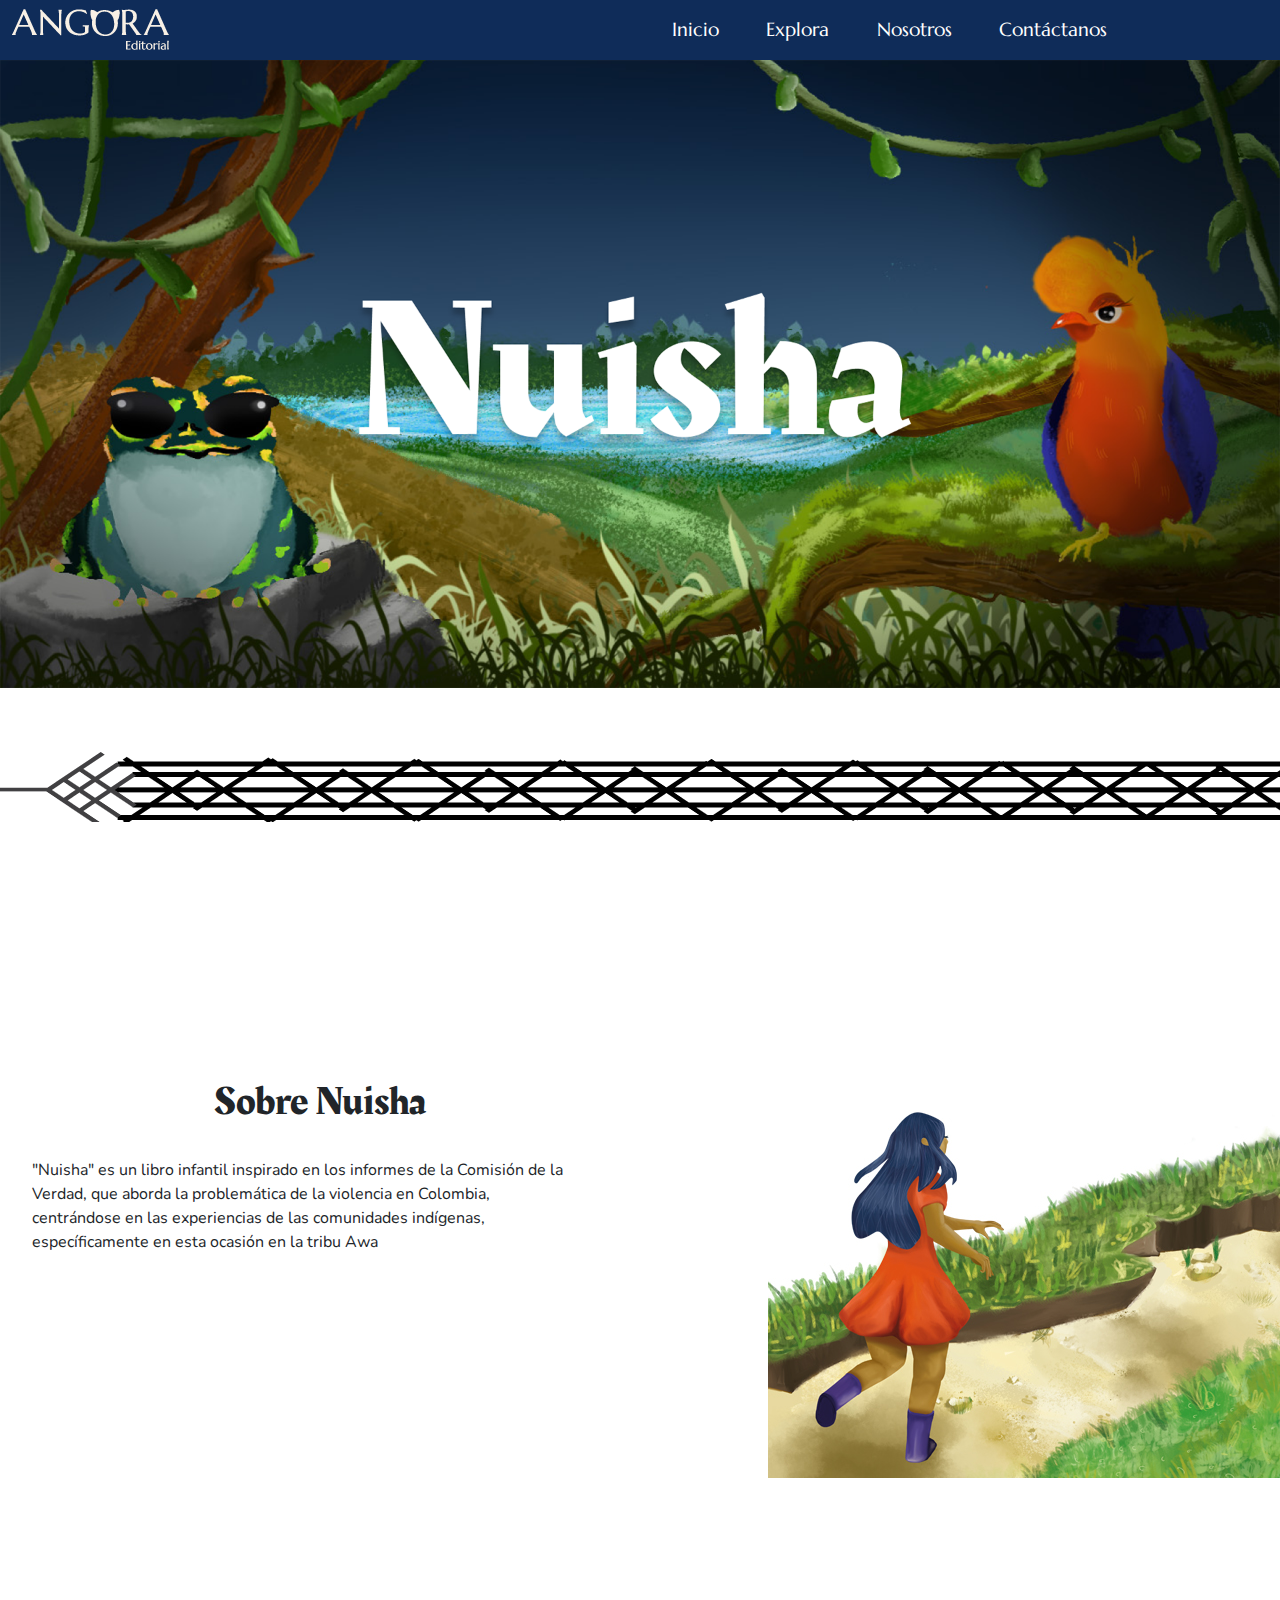
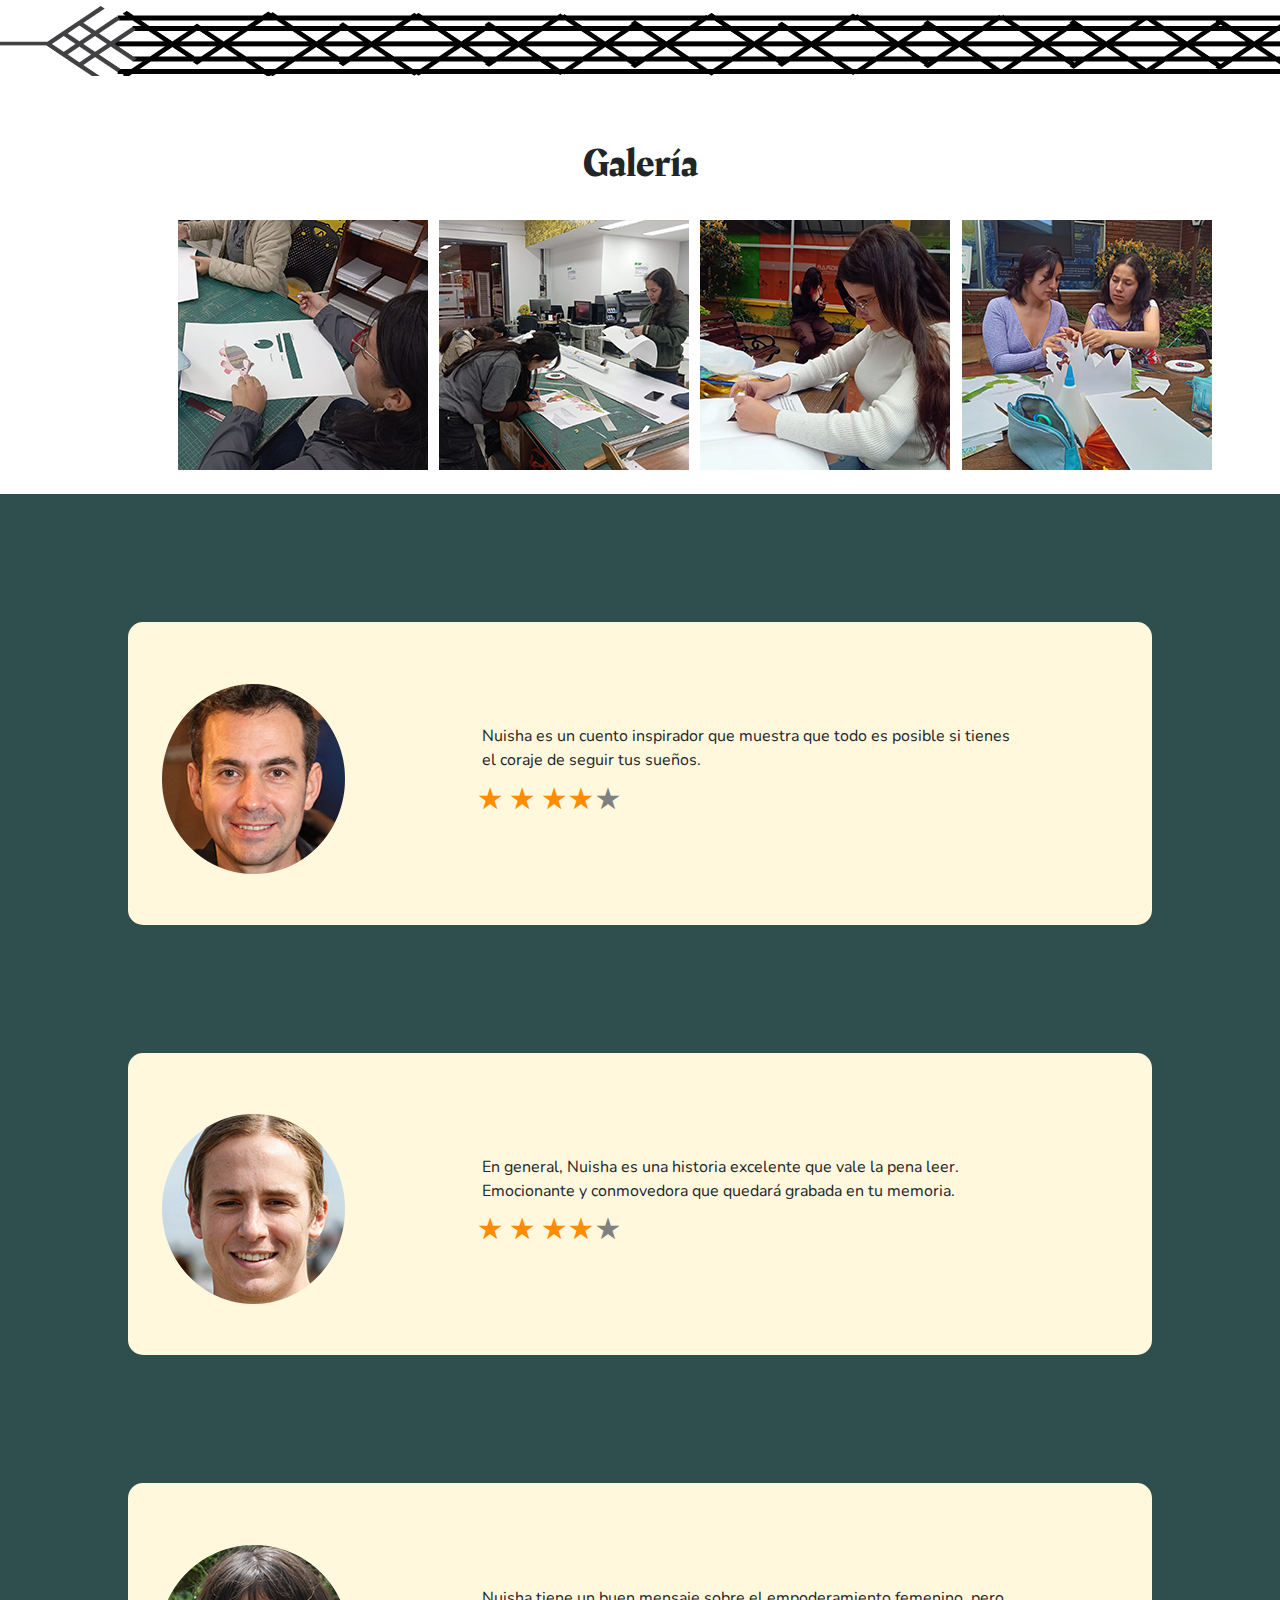
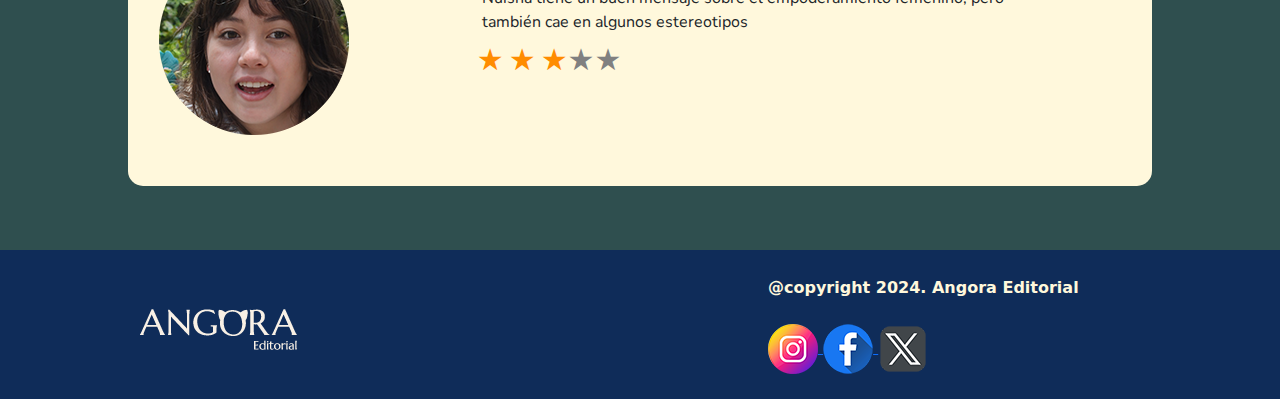
<file: angora editorial/index.html>
<!DOCTYPE html>
<html lang="es">
<head>
    <meta charset="UTF-8">
    <meta name="viewport" content="width=device-width, initial-scale=1.0">

         <!-- es necesario utilizar esta etiqueta para activar el media query necesario para responsive-->
    <meta name="viewport" content="device-width"/>
    
    
    <title>Angora editorial</title>
    <link href="https://cdn.jsdelivr.net/npm/bootstrap@5.3.3/dist/css/bootstrap.min.css" rel="stylesheet" integrity="sha384-QWTKZyjpPEjISv5WaRU9OFeRpok6YctnYmDr5pNlyT2bRjXh0JMhjY6hW+ALEwIH" crossorigin="anonymous">
    <link rel="stylesheet"  href="ccs/hoja de estilo angora.css">
    <link rel="shortcut icon" href="imagenes/favicon.png" type="image/x-icon">

     <!-- vinculo fuente navegador -->
     <link rel="preconnect" href="https://fonts.googleapis.com">
     <link rel="preconnect" href="https://fonts.gstatic.com" crossorigin>
     <link href="https://fonts.googleapis.com/css2?family=Marcellus&display=swap" rel="stylesheet">

    <!-- vinculo fuente titulo -->
    <link rel="preconnect" href="https://fonts.googleapis.com">
<link rel="preconnect" href="https://fonts.gstatic.com" crossorigin>
<link href="https://fonts.googleapis.com/css2?family=Rakkas&display=swap" rel="stylesheet">

<!-- vinculo fuente parrafo -->

<link rel="preconnect" href="https://fonts.googleapis.com">
<link rel="preconnect" href="https://fonts.gstatic.com" crossorigin>
<link href="https://fonts.googleapis.com/css2?family=Nunito:ital,wght@0,200..1000;1,200..1000&family=Rakkas&display=swap" rel="stylesheet">
    


</head>

<body>
    <!-- caja del navegador
    es importante a este código de bootstrap dejarle g-o a container fluid
    y g-0 a row para que le quite el margen derecho que da por defecto-->
    <div class="container-fluid g-0">
        <div class="row g-0">
          <div class="col-12 col-sm-12 col-md-12 col-lg-12 caja1">
            <img class="logonav" src="imagenes/logo-angora.png" alt="">
            <button id="boton-hamburguesa">
                <span>&#9776;</span>
              </button> 
            <nav id="menu-hamburguesa">
                <ul>
                    <li><a href="index.html">Inicio</a></li>
                    <li><a href="explora.html">Explora</a></li>
                    <li><a href="nosotros.html">Nosotros</a></li>
                    <li><a href="contactos.html">Contáctanos</a></li>
                </ul>
            </nav>
          </div> 

    <!-- Imagen de 1920 x 1080 hecha por Andrea -->
        <div class="col-12 col-xs-12 col-sm-12 col-md-12 col-lg-12 caja2">
            <img class="nuishadesktop" src="imagenes/banner-principal.png" alt="">
            <img class="nuishamobile" src="imagenes/portada-libro-medidas-980x1920.jpg" alt="">
        </div>

        <div class="col-12 col-xs-12 col-sm-12 col-md-12 col-lg-12 separador">
        </div>
    <!-- caja dividida en dos imagen + texto -->
        <div class="col-12 col-xs-12 col-sm-12 col-md-12 col-lg-6 caja3">
            <h1>Sobre Nuisha</h1>
            <br>
            <p>"Nuisha" es un libro infantil inspirado en los informes de la Comisión de la Verdad, que aborda la problemática de la violencia en Colombia, centrándose en las experiencias de las comunidades indígenas, específicamente en esta ocasión en la tribu Awa</p>
        </div>
        <div class="col-12 col-xs-12 col-sm-12 col-md-12 col-lg-6 caja4">
            <img src="imagenes/imagen-nuisha-528x528.jpg" alt="">
        </div>

        <div class="col-12 col-xs-12 col-sm-12 col-md-12 col-lg-12 separador">
        </div>

        <div class="col-12 col-xs-12 col-sm-12 col-md-12 col-lg-12 cajagaleria">
        <h1>Galería</h1>
        </div>
        
    <!-- caja dividida en 4 para galeria -->
    
    <div class="col-6 col-xs-4 col-sm-4 col-md-4 col-lg-2 caja5 m-4">
        <img src="imagenes/imagen-angie-250x250.jpg" alt="">
    </div>
    <div class="col-6 col-xs-4 col-sm-4 col-md-4 col-lg-2 caja6 m-4">
        <img src="imagenes/imagen-lascuatro-250x250.jpg" alt="">
    </div>
    <div class="col-6 col-xs-4 col-sm-4 col-md-4 col-lg-2 caja7 m-4">
        <img src="imagenes/imagen-paula-250x250.jpg" alt="">
    </div>
    <div class="col-6 col-xs-4 col-sm-4 col-md-4 col-lg-2 caja8 m-4">
        <img src="imagenes/imagen-andreaynicole-250x250.jpg" alt="">
    </div>

    
    <!-- cajas para comentarios, completos -->
<section class="comentariosbackground">
    <div class="col-12 col-xs-6 col-sm-6 col-md-12 col-lg-12 caja9">
        <img src="imagenes/testimonio-1.png" class="testimoniosimagen" alt="">
        <p class="testimoniosp">Nuisha es un cuento inspirador que muestra que todo es posible si tienes el coraje de seguir tus sueños.</p>
        <div class="puntuacion"><span class="staron">&#9733;</span> <span class="staron">&#9733;</span> <span class="staron">&#9733;</span><span class="staron">&#9733;</span><span class="staroff">&#9733;</span></div>
    </div>

    <div class="col-12 col-xs-12 col-sm-12 col-md-12 col-lg-12 caja10">
        <img src="imagenes/testimonio-2.png" class="testimoniosimagen" alt="">
        <p class="testimoniosp">En general, Nuisha es una historia excelente que vale la pena leer. Emocionante y conmovedora que quedará grabada en tu memoria.</p>
        <div class="puntuacion"><span class="staron">&#9733;</span> <span class="staron">&#9733;</span> <span class="staron">&#9733;</span><span class="staron">&#9733;</span><span class="staroff">&#9733;</span></div>
    </div>

    <div class="col-12 col-xs-12 col-sm-12 col-md-12 col-lg-12 caja11">
        <img src="imagenes/testimonio-3.png" class="testimoniosimagen" alt="">
        <p class="testimoniosp">Nuisha tiene un buen mensaje sobre el empoderamiento femenino, pero también cae en algunos estereotipos</p>
        <div class="puntuacion"><span class="staron">&#9733;</span> <span class="staron">&#9733;</span> <span class="staron">&#9733;</span><span class="staroff">&#9733;</span><span class="staroff">&#9733;</span></div>
    </div>
</section>

    <!-- footer -->
    <div class="col-12 col-xs-6 col-sm-6 col-md-6 col-lg-6 caja12">
        <br>
        <img class="logonav" src="imagenes/logo-angora.png" alt="">
    </div>
        
        <div class="col-12 col-xs-6 col-sm-6 col-md-6 col-lg-6 caja13">
            <b>@copyright 2024. Angora Editorial</b>
            <br><br>
            <div class="redes-sociales">
                <a href="https://www.instagram.com/editorialangora?utm_source=ig_web_button_share_sheet&igsh=ZDNlZDc0MzIxNw==" target="_blank" rel="noopener noreferrer">
                  <i class="fa fa-instagram"><img src="imagenes/instagram-icono-32.png" alt=""></i>
                </a>
                <a href="https://www.facebook.com/profile.php?id=61553887295887&mibextid=ZbWKwL" target="_blank" rel="noopener noreferrer">
                  <i class="fa fa-facebook"><img src="imagenes/facebook-icono-32.png" alt=""></i>
                </a>
                <a href="https://twitter.com/i/flow/login?redirect_after_login=%2Fangora37849" target="_blank" rel="noopener noreferrer">
                  <i class="fa fa-icono-tercera-red-social"><img src="imagenes/twitter-icono-32.png" alt=""></i>
                </a>
              </div>
    
        </div>

    <script>
        document.getElementById("boton-hamburguesa").addEventListener("click", function () {
          var menu = document.getElementById("menu-hamburguesa");
          if (menu.style.display === "none") {
            menu.style.display = "block";
          } else {
            menu.style.display = "none";
          }
        });
      </script>

</body>
</html>
</file>
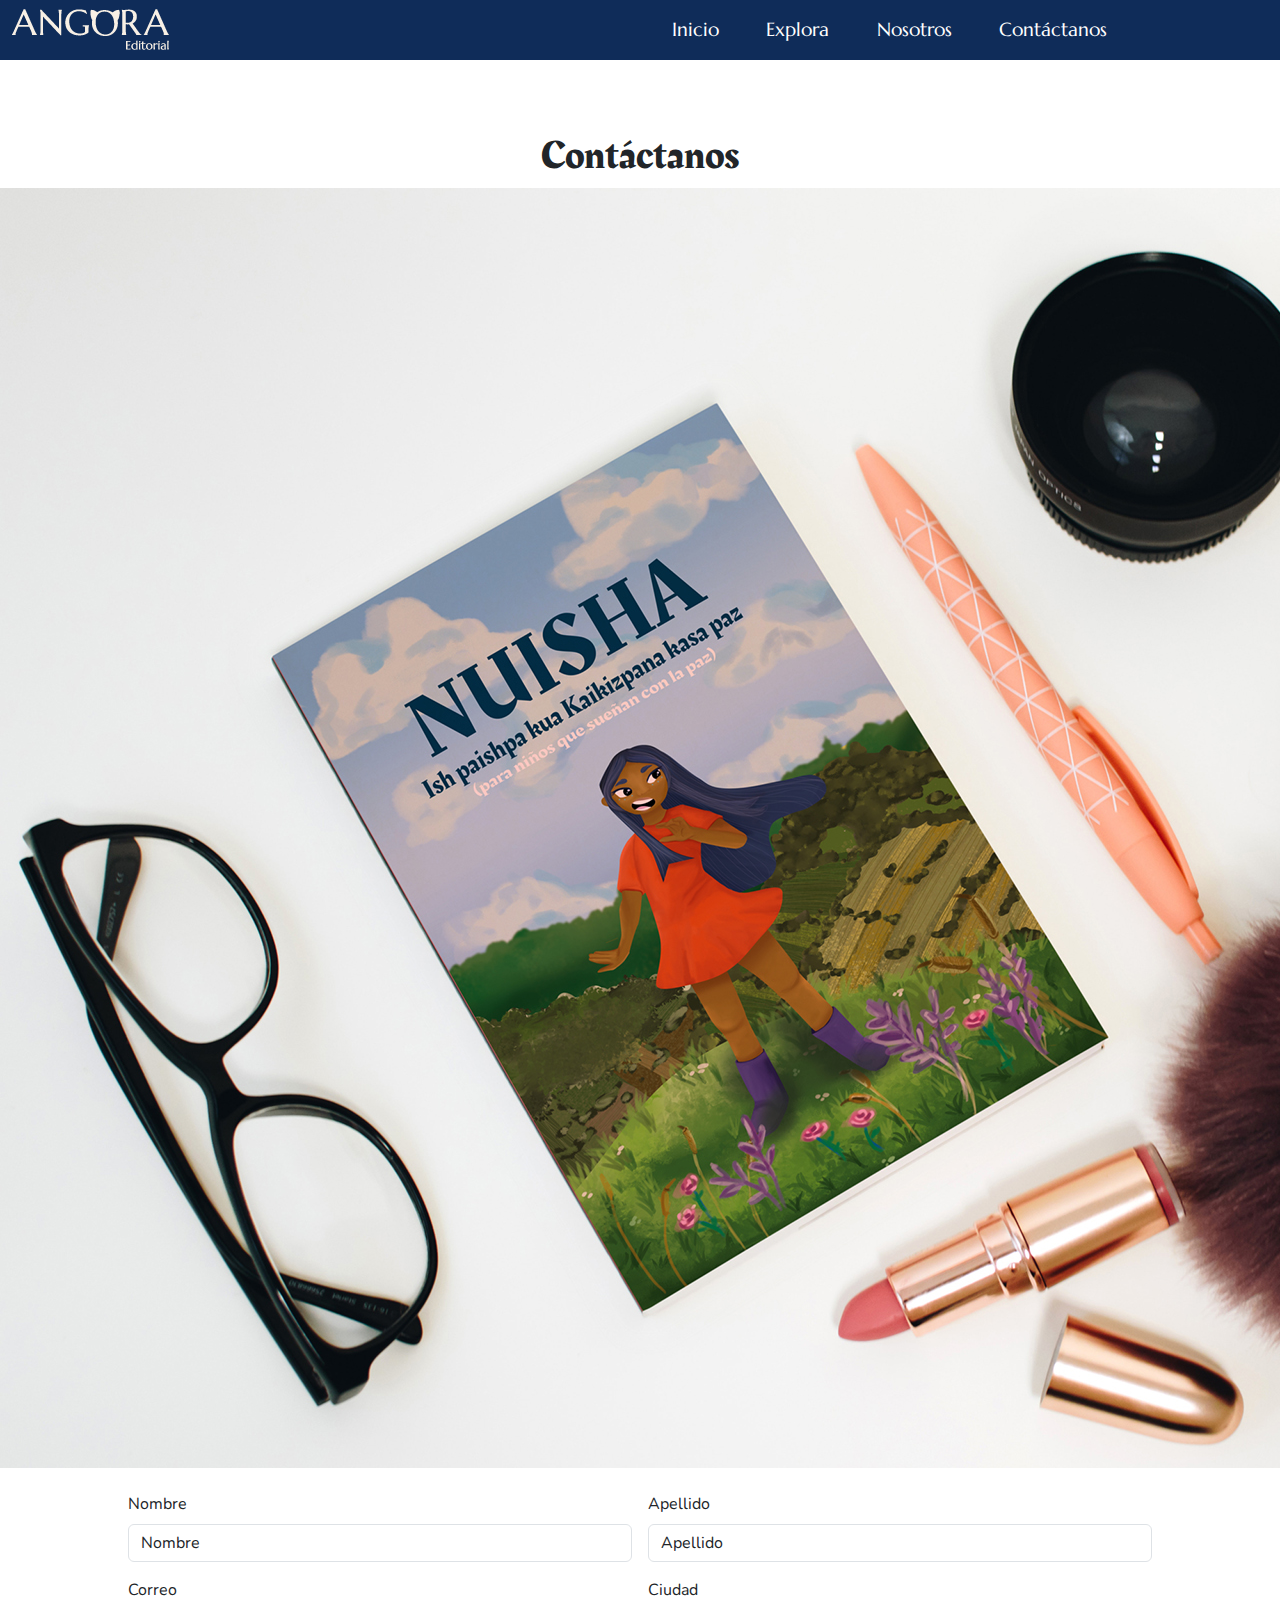
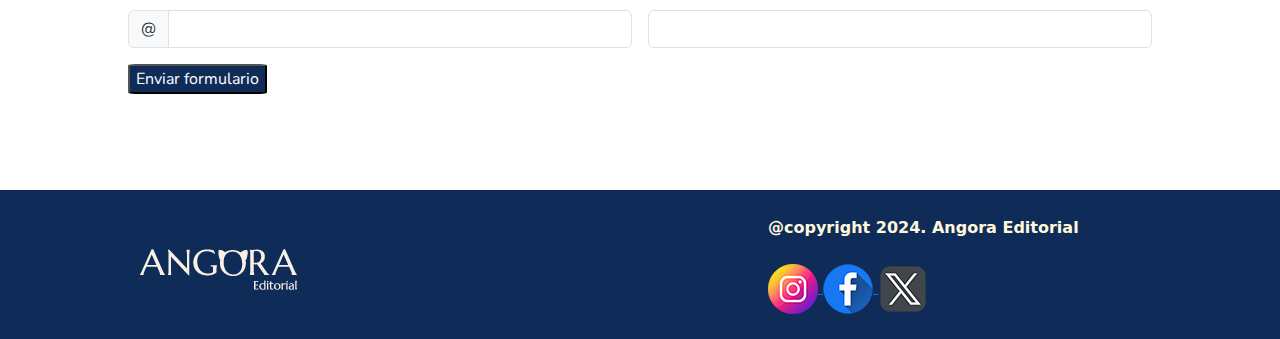
<file: angora editorial/contactos.html>
<!DOCTYPE html>
<html lang="es">
<head>
    <meta charset="UTF-8">
    <meta name="viewport" content="width=device-width, initial-scale=1.0">

         <!-- es necesario utilizar esta etiqueta para activar el media query necesario para responsive-->
    <meta name="viewport" content="device-width"/>
    
    
    <title>Angora editorial</title>
    <link href="https://cdn.jsdelivr.net/npm/bootstrap@5.3.3/dist/css/bootstrap.min.css" rel="stylesheet" integrity="sha384-QWTKZyjpPEjISv5WaRU9OFeRpok6YctnYmDr5pNlyT2bRjXh0JMhjY6hW+ALEwIH" crossorigin="anonymous">
    <link rel="stylesheet"  href="ccs/hoja de estilo angora.css">
    <link rel="shortcut icon" href="imagenes/favicon.png" type="image/x-icon">

     <!-- vinculo fuente navegador -->
     <link rel="preconnect" href="https://fonts.googleapis.com">
     <link rel="preconnect" href="https://fonts.gstatic.com" crossorigin>
     <link href="https://fonts.googleapis.com/css2?family=Marcellus&display=swap" rel="stylesheet">

    <!-- vinculo fuente titulo -->
    <link rel="preconnect" href="https://fonts.googleapis.com">
<link rel="preconnect" href="https://fonts.gstatic.com" crossorigin>
<link href="https://fonts.googleapis.com/css2?family=Rakkas&display=swap" rel="stylesheet">

<!-- vinculo fuente parrafo -->

<link rel="preconnect" href="https://fonts.googleapis.com">
<link rel="preconnect" href="https://fonts.gstatic.com" crossorigin>
<link href="https://fonts.googleapis.com/css2?family=Nunito:ital,wght@0,200..1000;1,200..1000&family=Rakkas&display=swap" rel="stylesheet">
    


</head>

<body>
    <!-- caja del navegador
    es importante a este código de bootstrap dejarle g-o a container fluid
    y g-0 a row para que le quite el margen derecho que da por defecto-->
    <div class="container-fluid g-0">
        <div class="row g-0">
          <div class="col-12 col-sm-12 col-md-12 col-lg-12 caja1">
            <img class="logonav" src="imagenes/logo-angora.png" alt="">
            <button id="boton-hamburguesa">
                <span>&#9776;</span>
              </button> 
            <nav id="menu-hamburguesa">
                <ul>
                    <li><a href="index.html">Inicio</a></li>
                    <li><a href="explora.html">Explora</a></li>
                    <li><a href="nosotros.html">Nosotros</a></li>
                    <li><a href="contactos.html">Contáctanos</a></li>
                </ul>
            </nav>
          </div> 


    <!-- cajas para form -->

        <div class="col-12 col-xs-6 col-sm-6 col-md-12 col-lg-12">
            <br>
            <br>
            <br>
            <h1>Contáctanos</h1>
            <img class="desktopcontactos" src="imagenes/nuisha-libro-final-desktop.jpg" alt="">
            <img class="mobilecontactos" src="imagenes/nuisha-libro-final-mobile.jpg" alt="">
            <br>
            <br>
            <form class="row g-3 needs-validation" novalidate>
                <div class="col-12 col-xs-12 col-sm-12 col-md-6 col-lg-6">
                  <label for="validationCustom01" class="form-label">Nombre</label>
                  <input type="text" class="form-control" id="validationCustom01" value="Nombre" required>
                  <div class="valid-feedback">
                    Buen Trabajo
                  </div>
                </div>
                <div class="col-12 col-xs-12 col-sm-12 col-md-6 col-lg-6">
                  <label for="validationCustom02" class="form-label">Apellido</label>
                  <input type="text" class="form-control" id="validationCustom02" value="Apellido" required>
                  <div class="valid-feedback">
                    Buen Trabajo
                  </div>
                </div>
                <div class="col-12 col-xs-12 col-sm-12 col-md-6 col-lg-6">
                  <label for="validationCustomUsername" class="form-label">Correo</label>
                  <div class="input-group has-validation">
                    <span class="input-group-text" id="inputGroupPrepend">@</span>
                    <input type="text" class="form-control" id="validationCustomUsername" aria-describedby="inputGroupPrepend" required>
                    <div class="invalid-feedback">
                      Coloque por favor su correo
                    </div>
                  </div>
                </div>
                <div class="col-12 col-xs-12 col-sm-12 col-md-6 col-lg-6">
                  <label for="validationCustom03" class="form-label">Ciudad</label>
                  <input type="text" class="form-control" id="validationCustom03" required>
                  <div class="invalid-feedback">
                    Coloque por favor su ciudad.
                  </div>
                </div>

                <div class="col-12">
                    <input type="submit" value="Enviar formulario">
                  <br><br><br><br><br>
                </div>
              </form>

        </div>
        

    <!-- footer -->
    <div class="col-12 col-xs-6 col-sm-6 col-md-6 col-lg-6 caja12">
      <br>
      <img class="logonav" src="imagenes/logo-angora.png" alt="">
  </div>
      
      <div class="col-12 col-xs-6 col-sm-6 col-md-6 col-lg-6 caja13">
          <b>@copyright 2024. Angora Editorial</b>
          <br><br>
          <div class="redes-sociales">
              <a href="https://www.instagram.com/editorialangora?utm_source=ig_web_button_share_sheet&igsh=ZDNlZDc0MzIxNw==" target="_blank" rel="noopener noreferrer">
                <i class="fa fa-instagram"><img src="imagenes/instagram-icono-32.png" alt=""></i>
              </a>
              <a href="https://www.facebook.com/profile.php?id=61553887295887&mibextid=ZbWKwL" target="_blank" rel="noopener noreferrer">
                <i class="fa fa-facebook"><img src="imagenes/facebook-icono-32.png" alt=""></i>
              </a>
              <a href="https://twitter.com/i/flow/login?redirect_after_login=%2Fangora37849" target="_blank" rel="noopener noreferrer">
                <i class="fa fa-icono-tercera-red-social"><img src="imagenes/twitter-icono-32.png" alt=""></i>
              </a>
            </div>
  
      </div>

    <script>
        document.getElementById("boton-hamburguesa").addEventListener("click", function () {
          var menu = document.getElementById("menu-hamburguesa");
          if (menu.style.display === "none") {
            menu.style.display = "block";
          } else {
            menu.style.display = "none";
          }
        });
      </script>

</body>
</html>
</file>
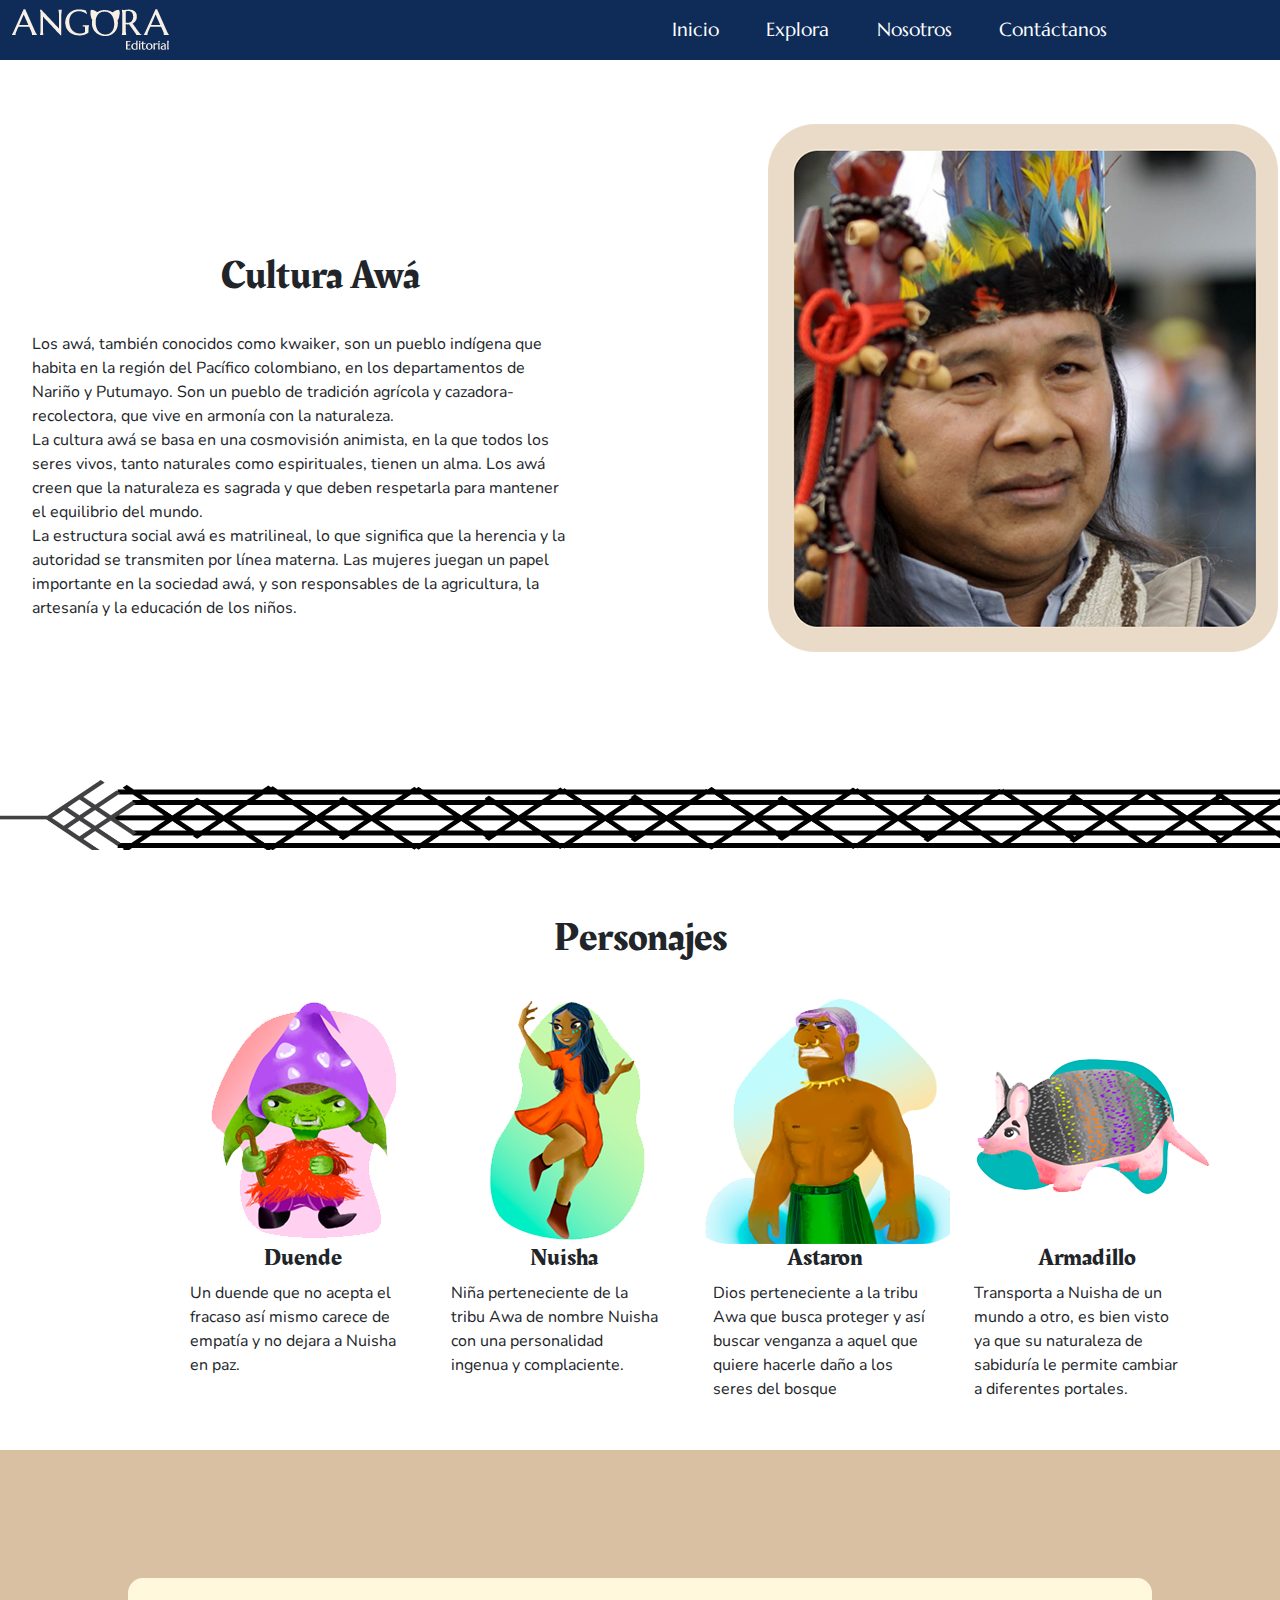
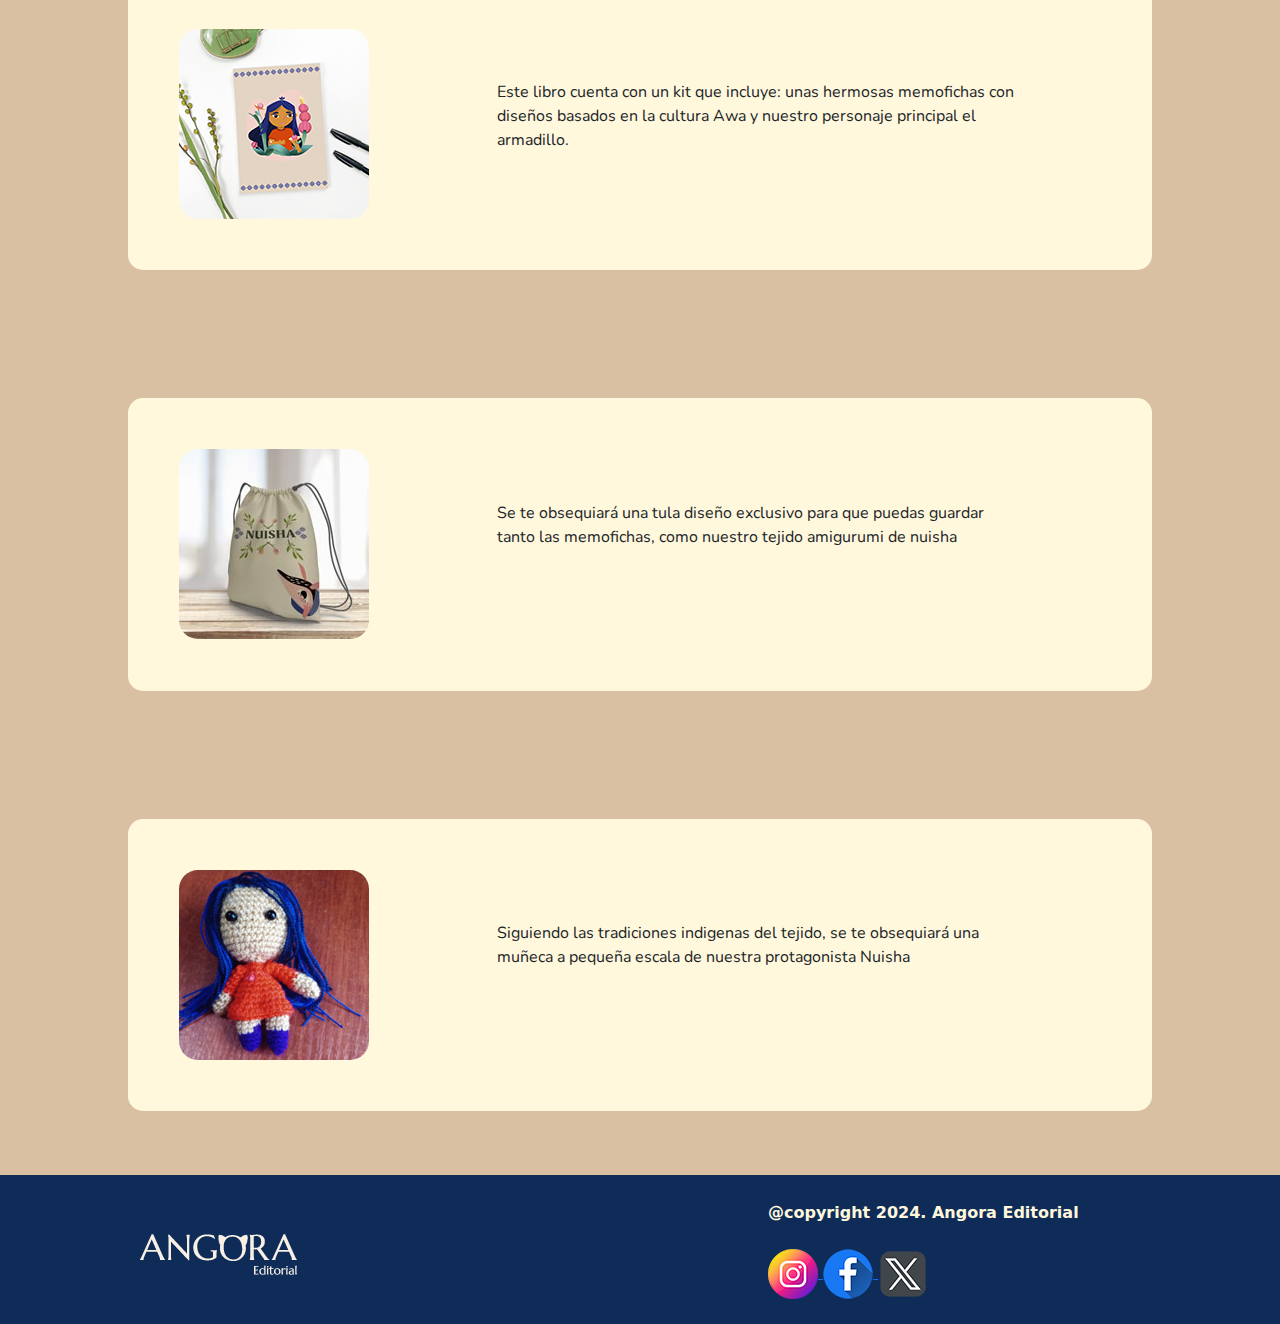
<file: angora editorial/explora.html>
<!DOCTYPE html>
<html lang="es">
<head>
    <meta charset="UTF-8">
    <meta name="viewport" content="width=device-width, initial-scale=1.0">

         <!-- es necesario utilizar esta etiqueta para activar el media query necesario para responsive-->
    <meta name="viewport" content="device-width"/>
    
    
    <title>Angora editorial</title>
    <link href="https://cdn.jsdelivr.net/npm/bootstrap@5.3.3/dist/css/bootstrap.min.css" rel="stylesheet" integrity="sha384-QWTKZyjpPEjISv5WaRU9OFeRpok6YctnYmDr5pNlyT2bRjXh0JMhjY6hW+ALEwIH" crossorigin="anonymous">
    <link rel="stylesheet"  href="ccs/hoja de estilo angora.css">
    <link rel="shortcut icon" href="imagenes/favicon.png" type="image/x-icon">

     <!-- vinculo fuente navegador -->
     <link rel="preconnect" href="https://fonts.googleapis.com">
     <link rel="preconnect" href="https://fonts.gstatic.com" crossorigin>
     <link href="https://fonts.googleapis.com/css2?family=Marcellus&display=swap" rel="stylesheet">

    <!-- vinculo fuente titulo -->
    <link rel="preconnect" href="https://fonts.googleapis.com">
<link rel="preconnect" href="https://fonts.gstatic.com" crossorigin>
<link href="https://fonts.googleapis.com/css2?family=Rakkas&display=swap" rel="stylesheet">

<!-- vinculo fuente parrafo -->

<link rel="preconnect" href="https://fonts.googleapis.com">
<link rel="preconnect" href="https://fonts.gstatic.com" crossorigin>
<link href="https://fonts.googleapis.com/css2?family=Nunito:ital,wght@0,200..1000;1,200..1000&family=Rakkas&display=swap" rel="stylesheet">
    


</head>

<body>
    <!-- caja del navegador
    es importante a este código de bootstrap dejarle g-o a container fluid
    y g-0 a row para que le quite el margen derecho que da por defecto-->
    <div class="container-fluid g-0">
        <div class="row g-0">
          <div class="col-12 col-sm-12 col-md-12 col-lg-12 caja1">
            <img class="logonav" src="imagenes/logo-angora.png" alt="">
            <button id="boton-hamburguesa">
                <span>&#9776;</span>
              </button> 
            <nav id="menu-hamburguesa">
                <ul>
                    <li><a href="index.html">Inicio</a></li>
                    <li><a href="explora.html">Explora</a></li>
                    <li><a href="nosotros.html">Nosotros</a></li>
                    <li><a href="contactos.html">Contáctanos</a></li>
                </ul>
            </nav>
          </div> 

    <!-- caja dividida en dos imagen + texto -->
        <div class="col-12 col-xs-12 col-sm-12 col-md-12 col-lg-6 caja3">
            <h1>Cultura Awá</h1>
            <br>
            <p class="awadescription">Los awá, también conocidos como kwaiker, son un pueblo indígena que habita en la región del Pacífico colombiano, en los departamentos de Nariño y Putumayo. Son un pueblo de tradición agrícola y cazadora-recolectora, que vive en armonía con la naturaleza.
             <br>
            La cultura awá se basa en una cosmovisión animista, en la que todos los seres vivos, tanto naturales como espirituales, tienen un alma. Los awá creen que la naturaleza es sagrada y que deben respetarla para mantener el equilibrio del mundo.
            <br>
            La estructura social awá es matrilineal, lo que significa que la herencia y la autoridad se transmiten por línea materna. Las mujeres juegan un papel importante en la sociedad awá, y son responsables de la agricultura, la artesanía y la educación de los niños.</p>
        </div>
        <div class="col-12 col-xs-12 col-sm-12 col-md-12 col-lg-6 caja4">
            <img src="imagenes/awa-antiguo.png" alt="">
        </div>

        <div class="col-12 col-xs-12 col-sm-12 col-md-12 col-lg-12 separador">
            </div>
        <div class="col-12 col-xs-12 col-sm-12 col-md-12 col-lg-12 cajagaleria">
        <h1>Personajes</h1>
        </div>
        
    
    <!-- caja dividida en 4 para personajes -->
    <div class="col-6 col-xs-4 col-sm-4 col-md-4 col-lg-2 caja5 m-4">
        <img src="imagenes/duende-personaje.png" alt="">
        <div id="info">
            <h2>Duende</h2>
            <p class="description">
                Un duende que no acepta el fracaso así mismo carece de empatía y no dejara a Nuisha en paz.
            </p>
        </div>
    </div>
    <div class="col-6 col-xs-4 col-sm-4 col-md-4 col-lg-2 caja6 m-4">
        <div id="info">
        <img src="imagenes/nuisha-personaje.png" alt="">
            <h2>Nuisha</h2>
            <p class="description">
                Niña perteneciente de la tribu Awa de nombre Nuisha con una personalidad ingenua y complaciente.
            </p>
        </div>
    </div>
    <div class="col-6 col-xs-4 col-sm-4 col-md-4 col-lg-2 caja7 m-4">
     <div id="info">
        <img src="imagenes/astaron-personaje.png" alt="">
        <h2>Astaron</h2>
        <p class="description">
            Dios perteneciente a la tribu Awa que busca proteger y así buscar venganza a aquel que quiere hacerle daño a los seres del bosque
        </p>
     </div>
    </div>

    <div class="col-6 col-xs-4 col-sm-4 col-md-4 col-lg-2 caja8 m-4">
        <img src="imagenes/armadillo-personaje.png" alt="">
     <div id="info">
        <h2>Armadillo</h2>
        <p class="description">
            Transporta a Nuisha de un mundo a otro, es bien visto ya que su naturaleza de sabiduría le permite cambiar a diferentes portales.
        </p>
    </div>
</div>

    <!-- cajas para merch -->
    <section class="merchbackground">
        <div class="col-12 col-xs-6 col-sm-6 col-md-12 col-lg-12 caja9">
            <img class="merch" src="imagenes/merch-caja.jpg" class="testimoniosimagen" alt="">
            <p class="testimoniosp">Este libro cuenta con un kit que incluye: unas hermosas memofichas con diseños basados en la cultura Awa y nuestro personaje principal el armadillo.</p>
        </div>
    
        <div class="col-12 col-xs-12 col-sm-12 col-md-12 col-lg-12 caja10">
            <img class="merch" src="imagenes/merch-tula.jpg" class="testimoniosimagen" alt="">
            <p class="testimoniosp">Se te obsequiará una tula diseño exclusivo para que puedas guardar tanto las memofichas, como nuestro tejido amigurumi de nuisha</p>
        </div>
    
        <div class="col-12 col-xs-12 col-sm-12 col-md-12 col-lg-12 caja11">
            <img class="merch" src="imagenes/merch-personaje.jpg" class="testimoniosimagen" alt="">
            <p class="testimoniosp">Siguiendo las tradiciones indigenas del tejido, se te obsequiará una muñeca a pequeña escala de nuestra protagonista Nuisha</p>
        </div>
    </section>


    <!-- footer -->
    <div class="col-12 col-xs-6 col-sm-6 col-md-6 col-lg-6 caja12">
        <br>
        <img class="logonav" src="imagenes/logo-angora.png" alt="">
    </div>
        
        <div class="col-12 col-xs-6 col-sm-6 col-md-6 col-lg-6 caja13">
            <b>@copyright 2024. Angora Editorial</b>
            <br><br>
            <div class="redes-sociales">
                <a href="https://www.instagram.com/editorialangora?utm_source=ig_web_button_share_sheet&igsh=ZDNlZDc0MzIxNw==" target="_blank" rel="noopener noreferrer">
                  <i class="fa fa-instagram"><img src="imagenes/instagram-icono-32.png" alt=""></i>
                </a>
                <a href="https://www.facebook.com/profile.php?id=61553887295887&mibextid=ZbWKwL" target="_blank" rel="noopener noreferrer">
                  <i class="fa fa-facebook"><img src="imagenes/facebook-icono-32.png" alt=""></i>
                </a>
                <a href="https://twitter.com/i/flow/login?redirect_after_login=%2Fangora37849" target="_blank" rel="noopener noreferrer">
                  <i class="fa fa-icono-tercera-red-social"><img src="imagenes/twitter-icono-32.png" alt=""></i>
                </a>
              </div>
    
        </div>

    <script>
        document.getElementById("boton-hamburguesa").addEventListener("click", function () {
          var menu = document.getElementById("menu-hamburguesa");
          if (menu.style.display === "none") {
            menu.style.display = "block";
          } else {
            menu.style.display = "none";
          }
        });
      </script>

</body>
</html>
</file>
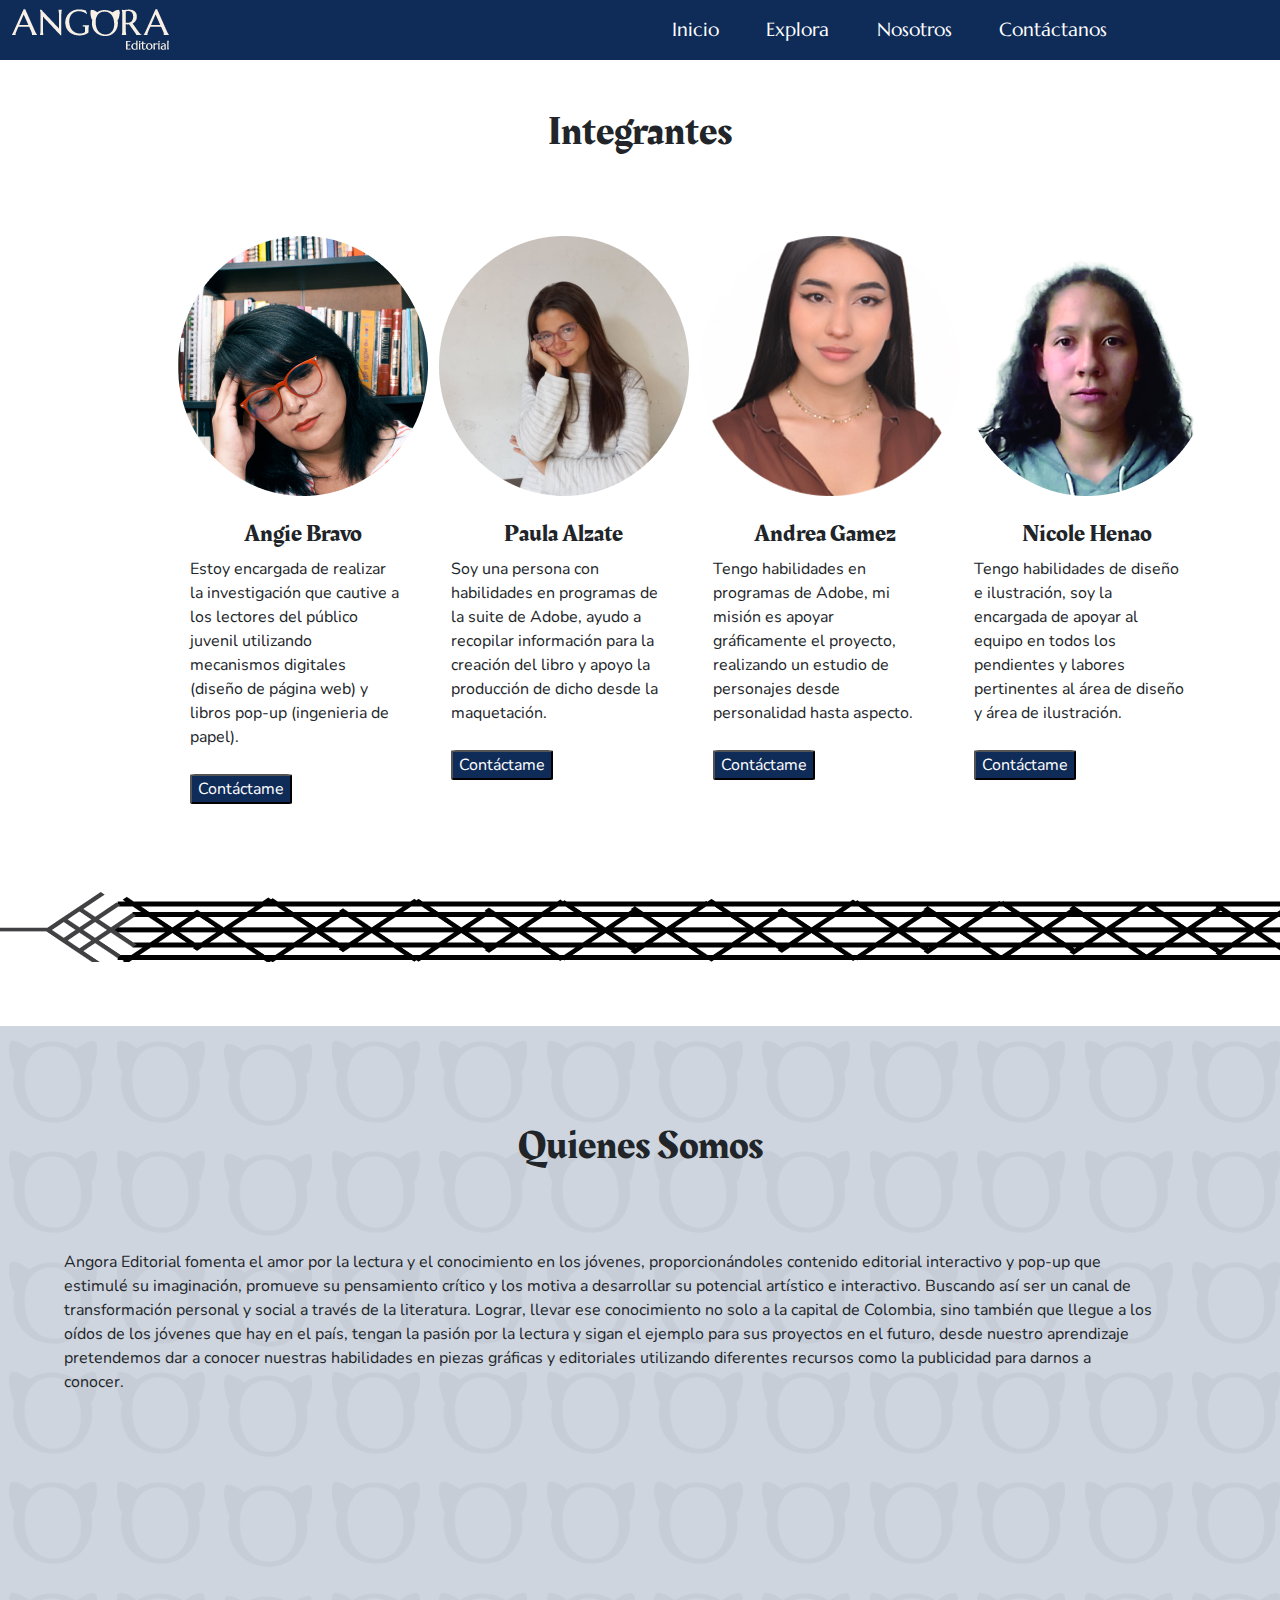
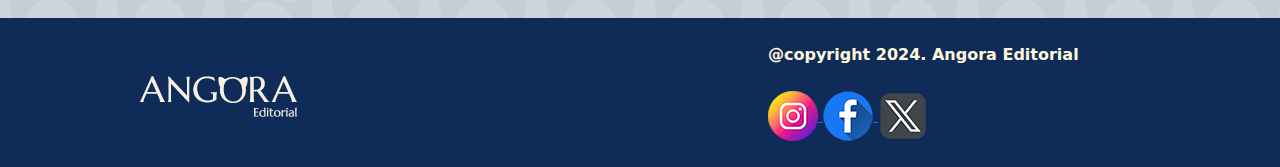
<file: angora editorial/nosotros.html>
<!DOCTYPE html>
<html lang="es">
<head>
    <meta charset="UTF-8">
    <meta name="viewport" content="width=device-width, initial-scale=1.0">

         <!-- es necesario utilizar esta etiqueta para activar el media query necesario para responsive-->
    <meta name="viewport" content="device-width"/>
    
    
    <title>Angora editorial</title>
    <link href="https://cdn.jsdelivr.net/npm/bootstrap@5.3.3/dist/css/bootstrap.min.css" rel="stylesheet" integrity="sha384-QWTKZyjpPEjISv5WaRU9OFeRpok6YctnYmDr5pNlyT2bRjXh0JMhjY6hW+ALEwIH" crossorigin="anonymous">
    <link rel="stylesheet"  href="ccs/hoja de estilo angora.css">
    <link rel="shortcut icon" href="imagenes/favicon.png" type="image/x-icon">

     <!-- vinculo fuente navegador -->
     <link rel="preconnect" href="https://fonts.googleapis.com">
     <link rel="preconnect" href="https://fonts.gstatic.com" crossorigin>
     <link href="https://fonts.googleapis.com/css2?family=Marcellus&display=swap" rel="stylesheet">

    <!-- vinculo fuente titulo -->
    <link rel="preconnect" href="https://fonts.googleapis.com">
<link rel="preconnect" href="https://fonts.gstatic.com" crossorigin>
<link href="https://fonts.googleapis.com/css2?family=Rakkas&display=swap" rel="stylesheet">

<!-- vinculo fuente parrafo -->

<link rel="preconnect" href="https://fonts.googleapis.com">
<link rel="preconnect" href="https://fonts.gstatic.com" crossorigin>
<link href="https://fonts.googleapis.com/css2?family=Nunito:ital,wght@0,200..1000;1,200..1000&family=Rakkas&display=swap" rel="stylesheet">
    


</head>

<body>
    <!-- caja del navegador
    es importante a este código de bootstrap dejarle g-o a container fluid
    y g-0 a row para que le quite el margen derecho que da por defecto-->
    <div class="container-fluid g-0">
        <div class="row g-0">
          <div class="col-12 col-sm-12 col-md-12 col-lg-12 caja1">
            <img class="logonav" src="imagenes/logo-angora.png" alt="">
            <button id="boton-hamburguesa">
                <span>&#9776;</span>
              </button> 
            <nav id="menu-hamburguesa">
                <ul>
                    <li><a href="index.html">Inicio</a></li>
                    <li><a href="explora.html">Explora</a></li>
                    <li><a href="nosotros.html">Nosotros</a></li>
                    <li><a href="contactos.html">Contáctanos</a></li>
                </ul>
            </nav>
          </div> 

        <div class="col-12 col-xs-12 col-sm-12 col-md-12 col-lg-12 cajagaleria">
        <br><br><h1>Integrantes</h1><br><br>
        </div>
          
    <!-- caja dividida en 4 para personajes -->
    <div class="col-6 col-xs-4 col-sm-4 col-md-4 col-lg-2 caja5 m-4">
        <img src="imagenes/angie-bravo.png" alt="">
        <div id="info">
            <br><h2>Angie Bravo</h2>
            <p class="description">
              Estoy encargada de realizar la investigación que cautive a los lectores del público juvenil utilizando mecanismos digitales (diseño de página web) y libros pop-up (ingenieria de papel).
            </p>
            <a href="https://www.figma.com/proto/lyJoTAdAy16QhraMWtNfPJ/Portafolio-Angie-Bravo-Escritorio%2Fdesktop?type=design&node-id=1-2&t=6yGbrnezZFgRPcEx-1&scaling=scale-down&page-id=0%3A1&starting-point-node-id=1%3A2&mode=design" target="_blank"><button class="contacto">Contáctame</button></a>
        </div>
    </div>
    <div class="col-6 col-xs-4 col-sm-4 col-md-4 col-lg-2 caja6 m-4">
        <div id="info">
        <img src="imagenes/paula-alzate.png" alt="">
            <br><br><h2>Paula Alzate</h2>
            <p class="description">
                Soy una persona con habilidades en programas de la suite de Adobe, ayudo a recopilar información para la creación del libro y apoyo la producción de dicho desde la maquetación.
            </p>
            <a href="https://www.figma.com/proto/GtWiaHDkj9AzCpZcFklbBv/Untitled?type=design&node-id=31-66&t=ImrMaE4rEXFguQgd-1&scaling=min-zoom&page-id=0%3A1&mode=design" target="_blank"><button class="contacto">Contáctame</button></a>
        </div>
    </div>
    <div class="col-6 col-xs-4 col-sm-4 col-md-4 col-lg-2 caja7 m-4">
     <div id="info">
        <img src="imagenes/andrea-gamez.png" alt="">
        <br><br><h2>Andrea Gamez</h2>
        <p class="description">
            Tengo habilidades en programas de Adobe, mi misión es apoyar gráficamente el proyecto, realizando  un estudio de personajes desde personalidad hasta aspecto.
        </p>
        <a href="https://www.figma.com/proto/ZkyWEvbUA4NiBVIzkr54DI/andrea-portafolio?node-id=18-3" target="_blank"><button class="contacto">Contáctame</button></a>
     </div>
    </div>

    <div class="col-6 col-xs-4 col-sm-4 col-md-4 col-lg-2 caja8 m-4">
        <img src="imagenes/nicole-henao.png" alt="">
     <div id="info">
        <br><h2>Nicole Henao</h2>
        <p class="description">
            Tengo habilidades de diseño e ilustración, soy la encargada de apoyar al equipo en todos los pendientes y labores pertinentes al área de diseño y área de ilustración.
        </p>
        <a href="https://www.figma.com/proto/D8dVthJAgvkdxcOlHqN9lU/Portafolio-Nicole-Escritorio?type=design&node-id=1-2&t=7jltNy9XfFJbKxuf-1&scaling=contain&page-id=0%3A1&mode=design" target="_blank"><button class="contacto">Contáctame</button></a>
    </div>
</div>

<div class="col-12 col-xs-12 col-sm-12 col-md-12 col-lg-12 separador">
</div>

    <!-- caja para angora descripción -->
    <div class="col-12 col-xs-12 col-sm-12 col-md-12 col-lg-12 caja2">
        <br>
        <br>
        <br>
        <br>
        <h1>Quienes Somos</h1>
        <br>
        <br>
        <br>
        <p>Angora Editorial fomenta el amor por la lectura y el conocimiento en los jóvenes, proporcionándoles contenido editorial interactivo y pop-up que estimulé su imaginación, promueve su pensamiento crítico y los motiva a desarrollar su potencial artístico e interactivo. Buscando así ser un canal de transformación personal y social a través de la literatura. Lograr, llevar ese conocimiento no solo a la capital de Colombia, sino también que llegue a los oídos de los jóvenes que hay en el país, tengan la pasión por la lectura y sigan el ejemplo para sus proyectos en el futuro, desde nuestro aprendizaje pretendemos dar a conocer nuestras habilidades en piezas gráficas y editoriales utilizando diferentes recursos como la publicidad para darnos a conocer.</p>
        <br>
        <br>
        <br>
        <br>
    </div>


    <!-- footer -->
<div class="col-12 col-xs-6 col-sm-6 col-md-6 col-lg-6 caja12">
    <br>
    <img class="logonav" src="imagenes/logo-angora.png" alt="">
</div>
    
    <div class="col-12 col-xs-6 col-sm-6 col-md-6 col-lg-6 caja13">
        <b>@copyright 2024. Angora Editorial</b>
        <br><br>
        <div class="redes-sociales">
            <a href="https://www.instagram.com/editorialangora?utm_source=ig_web_button_share_sheet&igsh=ZDNlZDc0MzIxNw==" target="_blank" rel="noopener noreferrer">
              <i class="fa fa-instagram"><img src="imagenes/instagram-icono-32.png" alt=""></i>
            </a>
            <a href="https://www.facebook.com/profile.php?id=61553887295887&mibextid=ZbWKwL" target="_blank" rel="noopener noreferrer">
              <i class="fa fa-facebook"><img src="imagenes/facebook-icono-32.png" alt=""></i>
            </a>
            <a href="https://twitter.com/i/flow/login?redirect_after_login=%2Fangora37849" target="_blank" rel="noopener noreferrer">
              <i class="fa fa-icono-tercera-red-social"><img src="imagenes/twitter-icono-32.png" alt=""></i>
            </a>
          </div>

    </div>

    <script>
        document.getElementById("boton-hamburguesa").addEventListener("click", function () {
          var menu = document.getElementById("menu-hamburguesa");
          if (menu.style.display === "none") {
            menu.style.display = "block";
          } else {
            menu.style.display = "none";
          }
        });
      </script>

</body>
</html>
</file>
<file: angora editorial/ccs/hoja de estilo angora.css>
*{
    box-sizing: border-box;
}

body{
    background-color:white;
    margin: 0;
    padding: 0;
}


/*--------codigo para el nav en caja 1-------------*/
.caja1{
    background-color: #0F2C59;
    height: 60px;
    
}

.logonav{
    margin-left: 10px;
    margin-top: 5px;
}


nav{
    font-family: "Marcellus", serif;
    font-weight: 400;
    font-style: normal;
    font-size: 120%;
    text-align: right;
    display:inline-block;
    width:80%;
    position:absolute;
    margin-top: 10px;
    padding: 0px;
    border: 0px;
    
}

ul{
    display: inline-block;
    list-style-type: none;
    margin-top: 0.5%;
    margin-bottom: 0.5%;
    margin-left: 0.5%;
    margin-right: 5%;
    text-align: right;
}

ul li{
    display: inline-block;
    margin-right: 30px ;
}

ul li a{
    text-decoration: none;
    border: none;
    color: white;
    padding: 0.3em;
}

ul li a:hover{
    background-color: #acd2e7;
    border-color: #B8B799;
    border-radius: 8%;
}

.caja2{
    background-image: url(../imagenes/background_angora.jpg);
}

.nuisha{
    margin: 0%;
    padding: 0%;
    content: 0%;
}
h1{
    
    font-family: "Rakkas", serif;
    font-weight: 400;
    text-align: center;
      
}
p{
margin-left: 5%;
margin-right:10%;
margin-bottom: 10%;
font-family: "Nunito", sans-serif;
font-optical-sizing: auto;
font-weight: <200>;
font-style: normal;
}


.caja3{margin-top: 15%;
}


.caja4{display: block;
padding-left: 10%;
    margin-top: 5%;
margin-bottom: 5%;}


.caja5{ display: block;
    padding-left: 12%;
}


.caja6{
    display: block;
    padding-left: 12%;
}


.caja7{
    display: block;
    padding-left: 12%;
}

.caja8{
    display: block;
    padding-left: 12%;
}

/*--------cambiar background por el de nuisha que aparece en el mockup de figma-------------*/
.comentariosbackground {
    background-color: darkslategray;
    padding-bottom: 5%;
}

.testimoniosimagen{
    display: inline-block;
    margin-left: 3%;
    margin-bottom: 5%;
}

.testimoniosp{
    display: inline-block;
    padding-left: 5%;
    padding-top: 8%;
    padding-right: 10%;
    position: absolute;
}
.puntuacion{
    display: inline-block;
    margin-top: 15%;
    margin-left:12% ;
}

.staron{display: inline-block;
    color: darkorange;
    font-size: 30px;
    position: sticky;

}

.staroff{
    display: inline-block;
    color:grey;
    font-size: 30px;
    position: sticky
}

.caja9{
    background-color:cornsilk;
    display: inline-block;
    width: 80%;
    margin-left: 10%;
    margin-right: 10%;
    margin-top: 10%;
    border-radius: 15px;
}

.caja10{
    background-color:cornsilk;
    display: inline-block;
    width: 80%;
    margin-left: 10%;
    margin-right: 10%;
    margin-top: 10%;
    border-radius: 15px;
}

.caja11{
    background-color:cornsilk;
    display: inline-block;
    width: 80%;
    margin-left: 10%;
    margin-right: 10%;
    margin-top: 10%;
    border-radius: 15px;
}

.caja12{
    display: inline-block;
    background-color: #0F2C59;
    padding-top: 2%;
    padding-bottom: 2%;
    padding-left: 10%;
}

.caja13{
    display: inline-block; 
    background-color: #0F2C59;
    padding-top: 2%;
    padding-bottom: 2%;
    padding-left: 10%;
}

b{
    display: inline-block;
    color: cornsilk;
}

#info{
    width: 250px;
}

h2{
    
    font-family: "Rakkas", serif;
    font-weight: 400;
    text-align: center;
    font-size: 150%;
      
}

.separador{
    background-image: url(../imagenes/separador.png);
    height: 70px;
    background-repeat: none;
    margin-top: 5%;
    margin-bottom: 5%;
}

.merchbackground{
    background-color: #dac0a3;
    padding-bottom: 5%;
}

.merch{margin-top: 5%;
margin-left: 5%;
margin-bottom: 5%;
border-radius: 10%;}

button{background-color: #0F2C59;
    font-family: "Nunito", sans-serif;
    font-optical-sizing: auto;
    font-weight: <200>;
    font-style: normal;
    color: white;
    border-radius:5%;
}

button:hover{
    background-color: #acd2e7;
    color: #0F2C59;
}

input{background-color: #0F2C59;
    font-family: "Nunito", sans-serif;
    font-optical-sizing: auto;
    font-weight: <200>;
    font-style: normal;
    color: white;
    border-radius:5%;
    }

input:hover{
    background-color: #acd2e7;
    color: #0F2C59;
}
.contacto{margin-left:5%;}

form{
    padding-left: 10%;
    padding-right: 10%;
    font-family: "Nunito", sans-serif;
    font-optical-sizing: auto;
    font-weight: <200>;
    font-style: normal;
}

.mobilecontactos{display: none;}
/*--------
el media query necesita de la palabra only screen and () es importante ponerle las medidas min-device seguido del and max device para que coja
-------------*/
@media only screen and (min-device-width:579px)and (max-device-width:992px){
    .caja4{margin-left: 10%;
    margin-right: 20%;}

    .testimoniosimagen{
        display: inline-block;
        margin-bottom: 15%;
    }
    
    .puntuacion{
        display: inline-block;
        position: relative;
        padding-top:10%;
        margin-top: 15%;
        margin-left:12% ;
    }

    .mobilecontactos{display: none;}
    
}
@media only screen and (min-device-width:578px)
{
    #boton-hamburguesa{
        display: none;
    }


    .nuishamobile{
        display:none;
    }

    .nuishadesktop{
        display:block;
        width: 100%;
    }
    .mobilecontactos{display: none;}

}
@media only screen and (min-device-width:240px) and (max-device-width:577px)
{

    #menu-hamburguesa {
        display: none;
        background-color: #0F2C59;
        width: 100%;
        text-align: center;
      }
    
      #menu-hamburguesa ul li {
        padding: 15px;
      }
      #menu-hamburguesa ul li a {
        color: white;
        font-family: "Marcellus", serif;
        font-weight: 200;
        font-style: normal;
        font-size: 120px;
      }
    
    #boton-hamburguesa {
        background-color: #0F2C59;
        color: #fff;
        font-size: 24px;
        font-family: sans-serif;
        padding: 1o%;
        border: none;
        cursor: pointer;
        margin-left: 70%;
      }

    .nuishadesktop{
        display:none;
    }
    .nuishamobile{display: block;}

    h1{font-size: 350%;
    text-align: center;
    margin-left: 0%;}
    
    p{font-size: 250%;
    text-align: center;
    margin-left: 10%;}

    .caja4{padding-left: 25%;}

    .caja5{ display: inline-block;
        padding-left: 15%;
        text-align: center;
    }
    
    
    .caja6{
        display: inline-block;
        padding-left: 15%;
        text-align: center;
    }
    
    
    .caja7{
        display: inline-block;
        padding-left: 15%;
        text-align: center;
    }
    
    .caja8{
        display: inline-block;
        padding-left: 15%;
        text-align: center;
    }
    .testimoniosimagen{
        display: inline-block;
        margin-left: 3%;
        margin-bottom: 10%;
    }
    
    .testimoniosp{
        display: inline-block;
        padding-left: 0%;
        padding-top:5%;
        padding-right: 10%;
        position: absolute;
        font-size: 20px;
    }
    .puntuacion{
        display: inline-block;
        position: relative;
        padding-top:2%;
        margin-top: 20%;
        margin-left:25% ;
    }
    
    .staron{display: inline-block;
        color: darkorange;
        font-size: 30px;
        position: sticky;
    
    }
    
    .staroff{
        display: inline-block;
        color:grey;
        font-size: 30px;
        position: sticky
    }

    h2{font-size: 250%;}


    .info.h2{display: inline-flex;
    flex-direction: row;}

    .description{display:none;}

    .mobilecontactos{display: block;}

    .desktopcontactos{display: none;}
    
}
</file>
